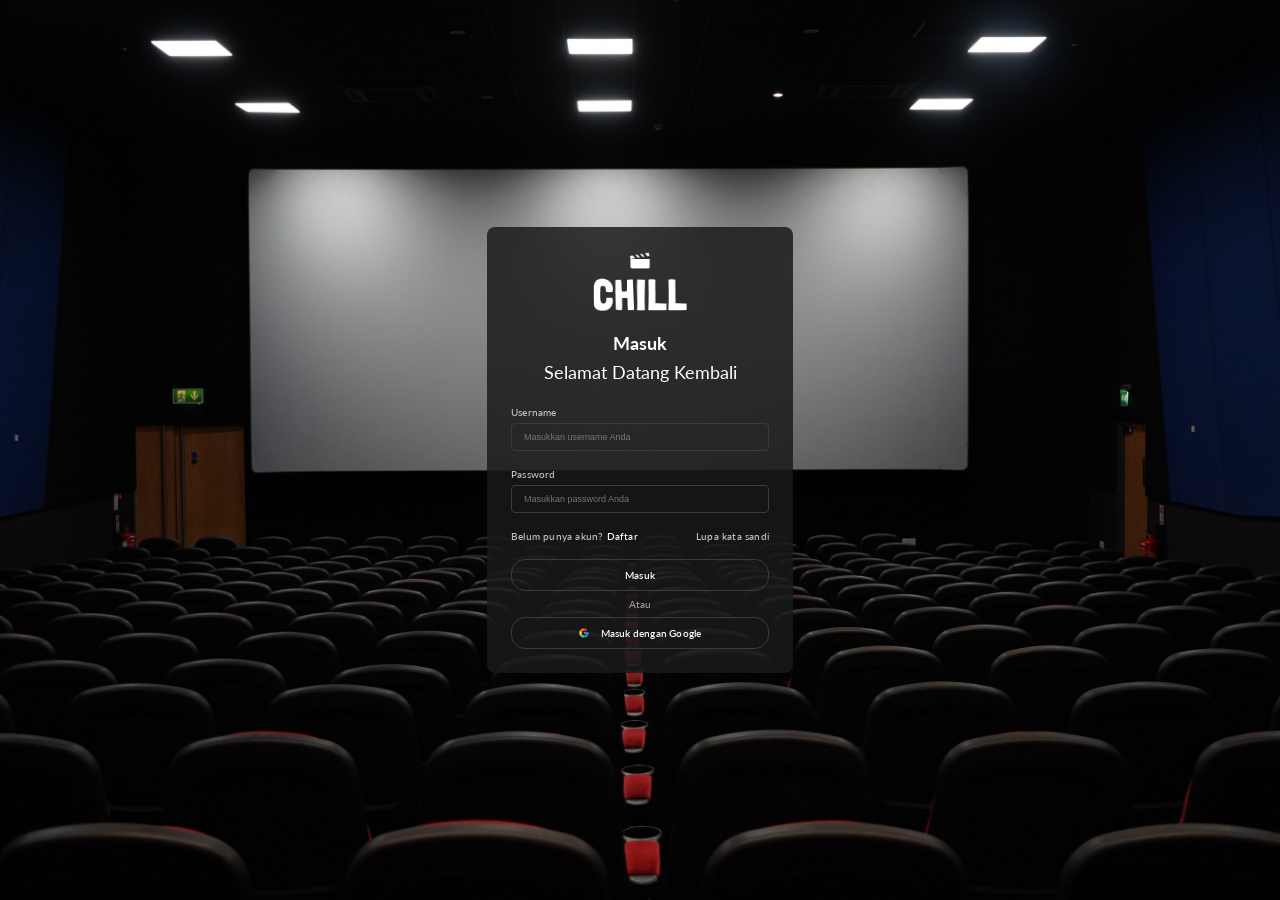
<file: index.html>
<!DOCTYPE html>
<html lang="en">
<head>
    <meta charset="UTF-8">
    <meta name="viewport" content="width=device-width, initial-scale=1.0">
    <title>Chill - Masuk</title>
    <link rel="shortcut icon" href="./assets/images/brand/logo-mini.png" type="image/x-icon">
    <link rel="stylesheet" href="./style/auth.css">
</head>
<body class="page-auth page-auth--login">
    <main class="auth-card">
        <header class="auth-card__header">
            <div class="brand">
                <img src="./assets/images/brand/logo-mini.png" alt="ChillFlix" class="brand__icon">
                <img src="./assets/images/brand/logo.png" alt="ChillFlix" class="brand__wordmark">
            </div>
            <div class="auth-card__title">
                <h1>Masuk</h1>
                <p>Selamat Datang Kembali</p>
            </div>
        </header>

        <form class="auth-form" onsubmit="location.href='./pages/beranda.html'; return false;">
            <div class="form-field">
                <label for="username">Username</label>
                <input type="text" name="username" id="username" placeholder="Masukkan username Anda" required>
            </div>
            <div class="form-field">
                <label for="password">Password</label>
                <input type="password" name="password" id="password" placeholder="Masukkan password Anda" required>
            </div>
            <div class="auth-form__links">
                <p class="text-muted">Belum punya akun? <a href="./pages/register.html" class="link">Daftar</a></p>
                <a href="#" class="link link--muted">Lupa kata sandi</a>
            </div>
            <div class="auth-form__actions">
                <button type="submit" class="btn btn--primary">Masuk</button>
                <span class="auth-form__divider">Atau</span>
                <button type="button" class="btn btn--outline">
                    <img src="./assets/images/ui/google.png" alt="Google" class="btn__icon">
                    Masuk dengan Google
                </button>
            </div>
        </form>
    </main>
</body>
</html>
</file>
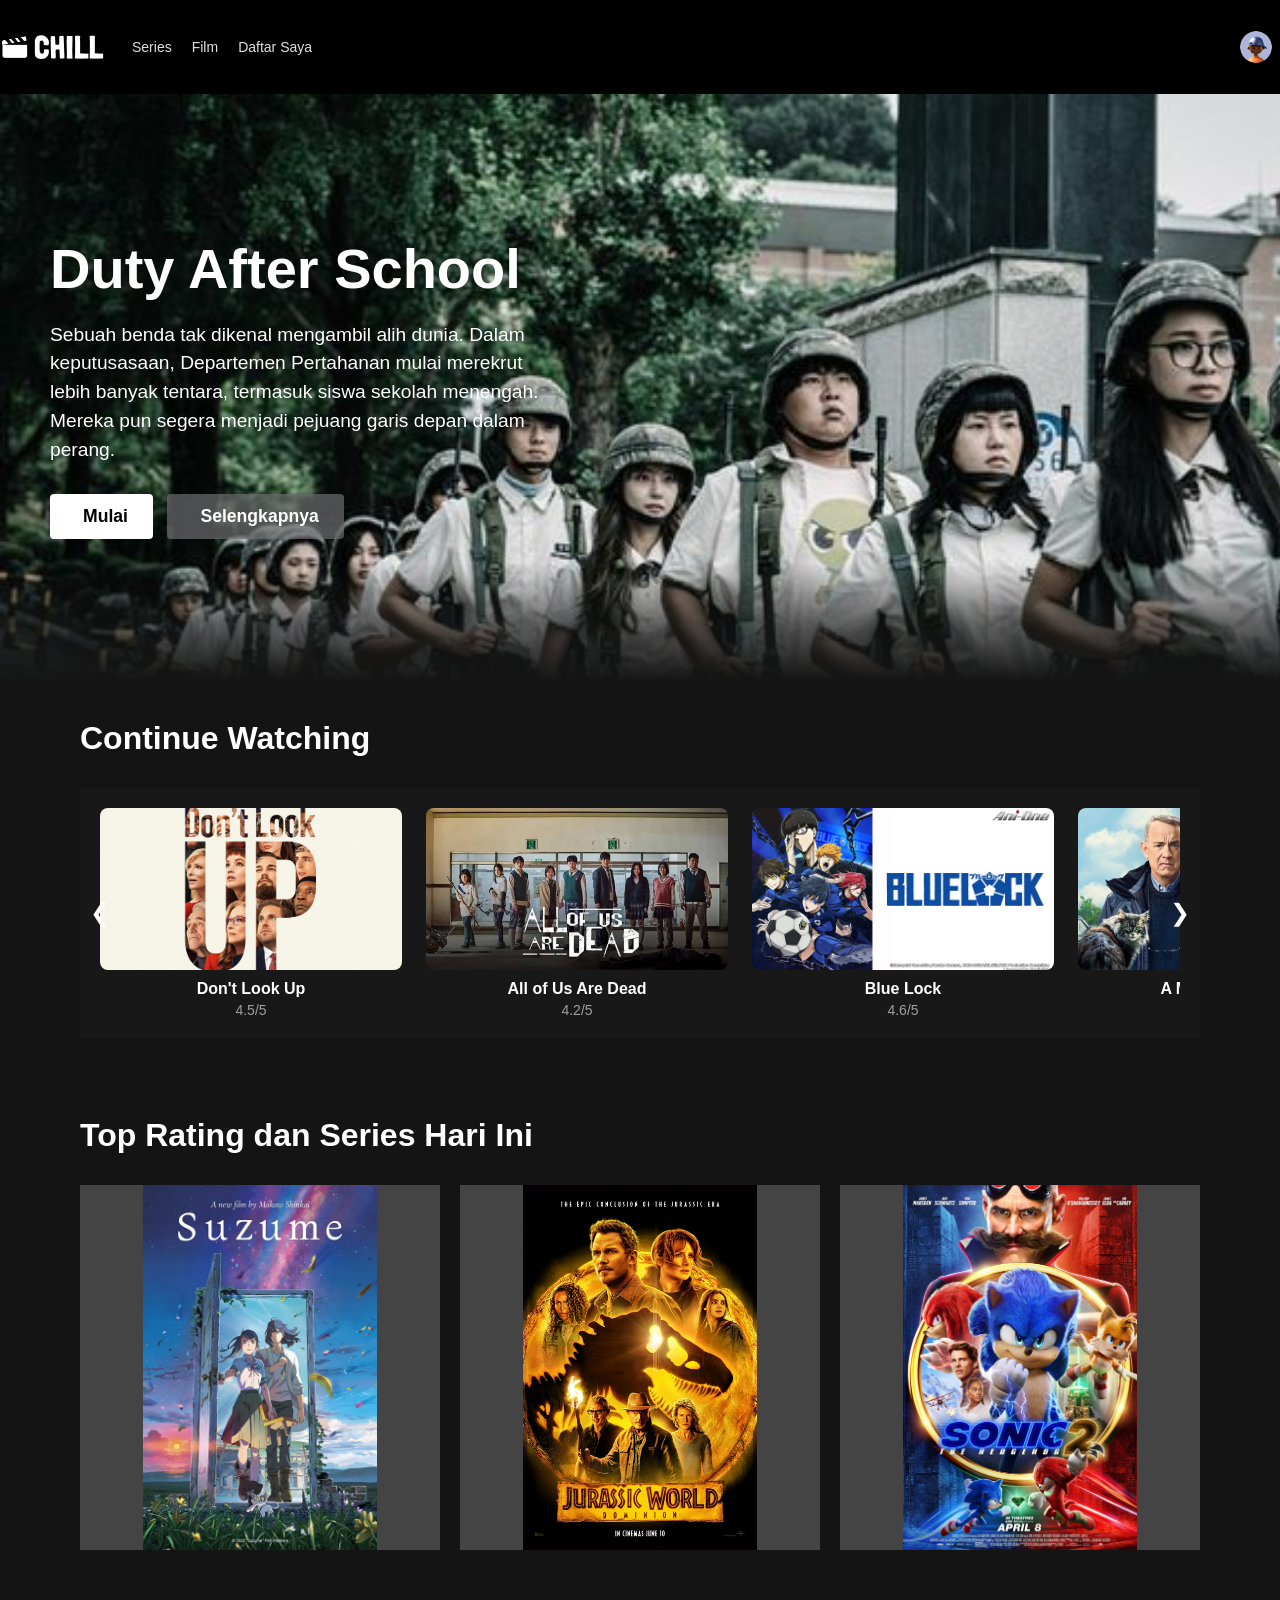
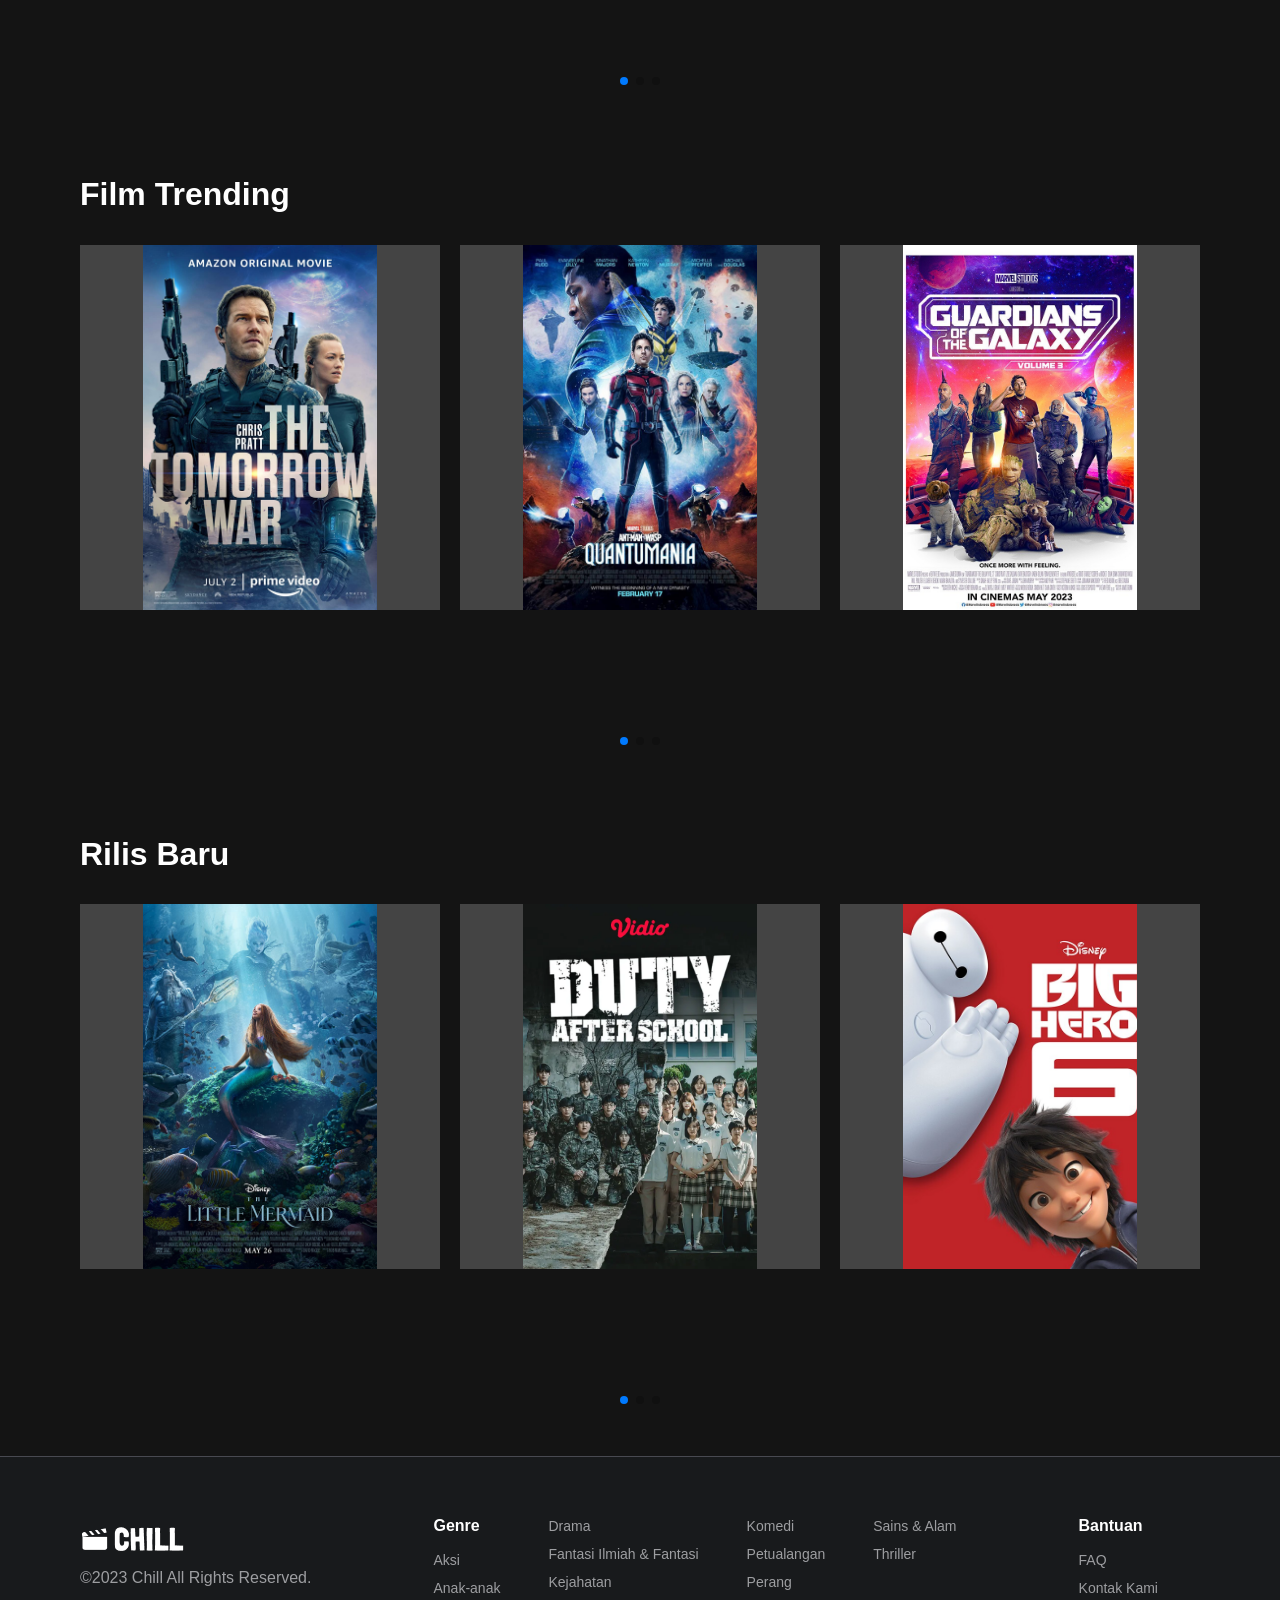
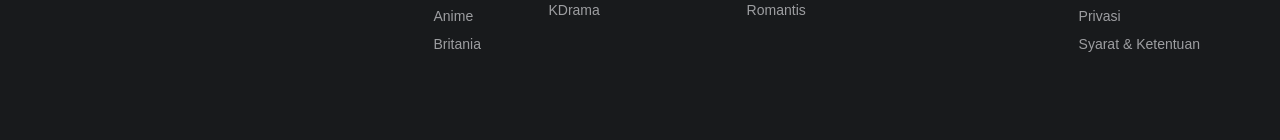
<file: pages/beranda.html>
<!DOCTYPE html>
<html lang="en">
<head>
    <meta charset="UTF-8">
    <meta name="viewport" content="width=device-width, initial-scale=1.0">
    <title>Beranda - ChillFlix</title>
    <link rel="shortcut icon" href="../assets/images/brand/logo-mini.png" type="image/x-icon">
    <link rel="stylesheet" href="../style/beranda.css">
</head>
<body class="page-home">
    <header class="site-header">
        <nav class="site-nav">
            <div class="site-nav__left">
                <a href="#" class="site-brand">
                    <img src="../assets/images/brand/logo-chill.png" alt="ChillFlix Logo" class="site-brand__logo">
                    <i class="fa-solid fa-clapperboard site-brand__icon" aria-hidden="true"></i>
                </a>
                <ul class="site-nav__links">
                    <li><a href="#">Series</a></li>
                    <li><a href="#">Film</a></li>
                    <li><a href="#">Daftar Saya</a></li>
                </ul>
            </div>
            <div class="site-nav__right">
                <div class="profile-menu">
                    <input type="checkbox" id="profile-toggle" class="profile-menu__toggle">
                    <label for="profile-toggle" class="profile-menu__label">
                        <img src="../assets/images/profiles/profile.png" alt="Profile" class="profile-menu__avatar">
                        <i class="fa-solid fa-caret-down profile-menu__caret" aria-hidden="true"></i>
                    </label>
                    <div class="profile-menu__dropdown">
                        <ul class="profile-menu__list">
                            <li><a href="#" class="profile-menu__link"><i class="fa-solid fa-user"></i> Profil Saya</a></li>
                            <li><a href="#" class="profile-menu__link"><i class="fa-solid fa-star"></i> Ubah Premium</a></li>
                            <li><a href="../index.html" class="profile-menu__link"><i class="fa-solid fa-arrow-right-from-bracket"></i> Keluar</a></li>
                        </ul>
                    </div>
                </div>
            </div>
        </nav>
    </header>

    <main class="page-content">
        <section class="hero">
            <div class="hero__content">
                <h1 class="hero__title">Duty After School</h1>
                <p class="hero__description">
                    Sebuah benda tak dikenal mengambil alih dunia. Dalam keputusasaan, Departemen Pertahanan mulai merekrut lebih banyak tentara, termasuk siswa sekolah menengah. Mereka pun segera menjadi pejuang garis depan dalam perang.
                </p>
                <div class="hero__actions">
                    <button class="btn btn--play"><i class="fas fa-play"></i> Mulai</button>
                    <button class="btn btn--info"><i class="fas fa-info-circle"></i>Selengkapnya</button>
                </div>
            </div>
            <div class="hero__fade"></div>
        </section>

        <section class="section section--continue" data-slider="continue">
            <div class="section__header">
                <h2 class="section__title">Continue Watching</h2>
            </div>
            <div class="slider">
                <button class="slider__nav slider__nav--left" data-slider-prev aria-label="Sebelumnya">&#10094;</button>
                <div class="slider__track" data-slider-track></div>
                <button class="slider__nav slider__nav--right" data-slider-next aria-label="Berikutnya">&#10095;</button>
            </div>
        </section>

        <section class="section">
            <div class="section__header">
                <h2 class="section__title">Top Rating dan Series Hari Ini</h2>
            </div>
            <div class="carousel swiper js-carousel">
                <div class="swiper-wrapper">
                    <div class="swiper-slide"><img src="../assets/images/ratings/rating-1-suzume.png" alt="Suzume"></div>
                    <div class="swiper-slide"><img src="../assets/images/ratings/rating-2.png" alt="Rating 2"></div>
                    <div class="swiper-slide"><img src="../assets/images/ratings/rating-3.png" alt="Rating 3"></div>
                    <div class="swiper-slide"><img src="../assets/images/ratings/rating-4.png" alt="Rating 4"></div>
                    <div class="swiper-slide"><img src="../assets/images/ratings/rating-5.png" alt="Rating 5"></div>
                </div>
                <div class="swiper-pagination"></div>
            </div>
        </section>

        <section class="section">
            <div class="section__header">
                <h2 class="section__title">Film Trending</h2>
            </div>
            <div class="carousel swiper js-carousel">
                <div class="swiper-wrapper">
                    <div class="swiper-slide"><img src="../assets/images/trending/trending-1.png" alt="Trending 1"></div>
                    <div class="swiper-slide"><img src="../assets/images/trending/trending-2.png" alt="Trending 2"></div>
                    <div class="swiper-slide"><img src="../assets/images/trending/trending-3.png" alt="Trending 3"></div>
                    <div class="swiper-slide"><img src="../assets/images/trending/trending-4.png" alt="Trending 4"></div>
                    <div class="swiper-slide"><img src="../assets/images/trending/trending-5.png" alt="Trending 5"></div>
                </div>
                <div class="swiper-pagination"></div>
            </div>
        </section>

        <section class="section">
            <div class="section__header">
                <h2 class="section__title">Rilis Baru</h2>
            </div>
            <div class="carousel swiper js-carousel">
                <div class="swiper-wrapper">
                    <div class="swiper-slide"><img src="../assets/images/new-releases/new-1.png" alt="Rilis 1"></div>
                    <div class="swiper-slide"><img src="../assets/images/new-releases/new-2.png" alt="Rilis 2"></div>
                    <div class="swiper-slide"><img src="../assets/images/new-releases/new-3.png" alt="Rilis 3"></div>
                    <div class="swiper-slide"><img src="../assets/images/new-releases/new-4.png" alt="Rilis 4"></div>
                    <div class="swiper-slide"><img src="../assets/images/new-releases/new-5.png" alt="Rilis 5"></div>
                </div>
                <div class="swiper-pagination"></div>
            </div>
        </section>
    </main>

    <footer class="site-footer">
        <div class="site-footer__container">
            <div class="site-footer__brand">
                <div class="site-footer__logo"><img src="../assets/images/brand/logo-chill.png" alt="ChillFlix"></div>
                <p class="site-footer__copyright">©2023 Chill All Rights Reserved.</p>
            </div>

            <div class="site-footer__links">
                <div class="site-footer__column">
                    <h4>Genre</h4>
                    <ul>
                        <li><a href="#">Aksi</a></li>
                        <li><a href="#">Anak-anak</a></li>
                        <li><a href="#">Anime</a></li>
                        <li><a href="#">Britania</a></li>
                    </ul>
                </div>
                <div class="site-footer__column">
                    <ul>
                        <li><a href="#">Drama</a></li>
                        <li><a href="#">Fantasi Ilmiah & Fantasi</a></li>
                        <li><a href="#">Kejahatan</a></li>
                        <li><a href="#">KDrama</a></li>
                    </ul>
                </div>
                <div class="site-footer__column">
                    <ul>
                        <li><a href="#">Komedi</a></li>
                        <li><a href="#">Petualangan</a></li>
                        <li><a href="#">Perang</a></li>
                        <li><a href="#">Romantis</a></li>
                    </ul>
                </div>
                <div class="site-footer__column">
                    <ul>
                        <li><a href="#">Sains & Alam</a></li>
                        <li><a href="#">Thriller</a></li>
                    </ul>
                </div>
            </div>

            <div class="site-footer__help">
                <h4>Bantuan</h4>
                <ul>
                    <li><a href="#">FAQ</a></li>
                    <li><a href="#">Kontak Kami</a></li>
                    <li><a href="#">Privasi</a></li>
                    <li><a href="#">Syarat & Ketentuan</a></li>
                </ul>
            </div>
        </div>
    </footer>

    <script src="https://cdn.jsdelivr.net/npm/swiper@11/swiper-bundle.min.js"></script>
    <script src="../pages/slider-film.js" defer></script>
    <script src="../pages/home.js" defer></script>
</body>
</html>
</file>
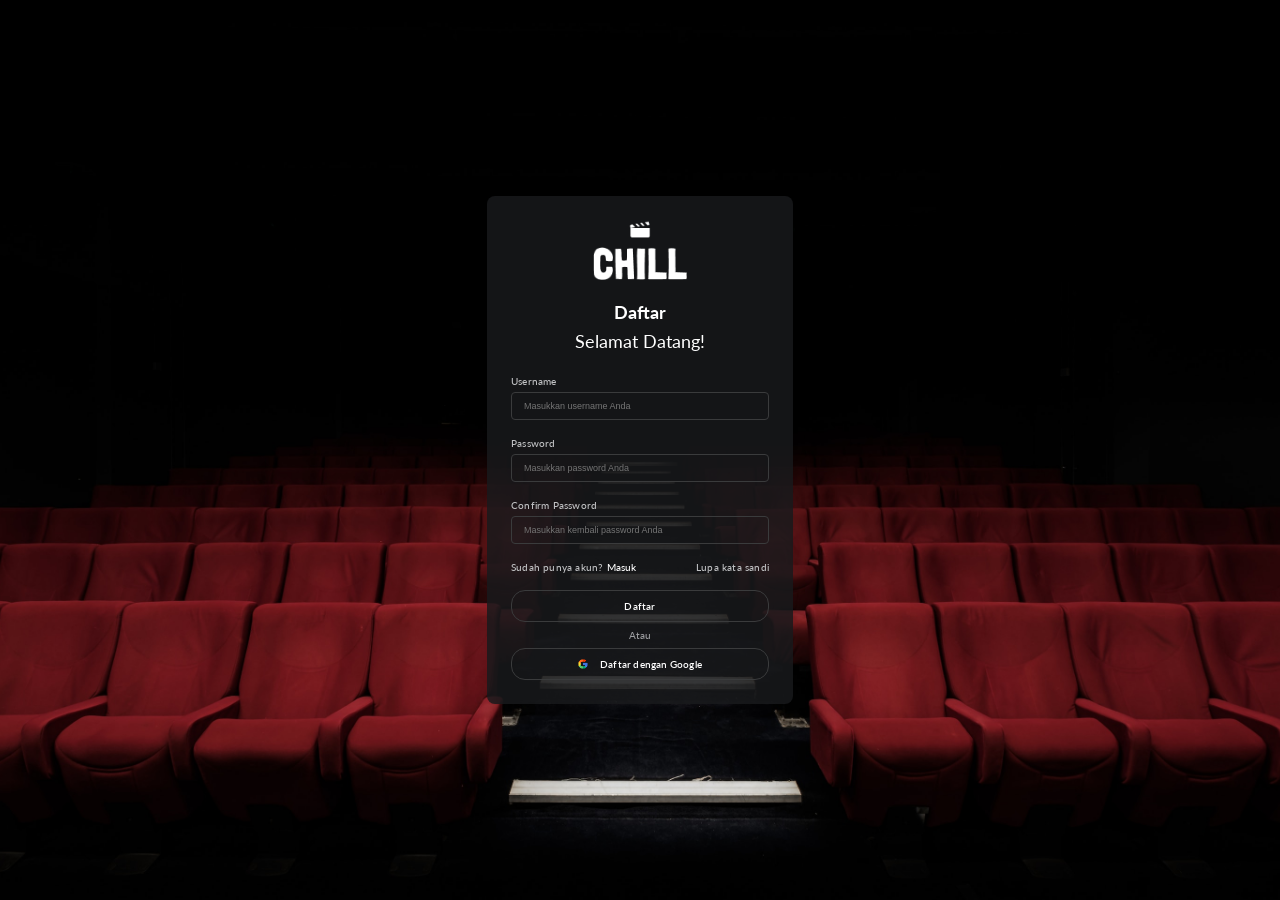
<file: pages/register.html>
<!DOCTYPE html>
<html lang="en">
<head>
    <meta charset="UTF-8">
    <meta name="viewport" content="width=device-width, initial-scale=1.0">
    <title>Daftar - ChillFlix</title>
    <link rel="shortcut icon" href="../assets/images/brand/logo-mini.png" type="image/x-icon">
    <link rel="stylesheet" href="../style/auth.css">
</head>
<body class="page-auth page-auth--register">
    <main class="auth-card">
        <header class="auth-card__header">
            <div class="brand">
                <img src="../assets/images/brand/logo-mini.png" alt="ChillFlix" class="brand__icon">
                <img src="../assets/images/brand/logo.png" alt="ChillFlix" class="brand__wordmark">
            </div>
            <div class="auth-card__title">
                <h1>Daftar</h1>
                <p>Selamat Datang!</p>
            </div>
        </header>

        <form class="auth-form" onsubmit="location.href='../index.html'; return false;">
            <div class="form-field">
                <label for="username">Username</label>
                <input type="text" name="username" id="username" placeholder="Masukkan username Anda" required>
            </div>
            <div class="form-field">
                <label for="password">Password</label>
                <input type="password" name="password" id="password" placeholder="Masukkan password Anda" required>
            </div>
            <div class="form-field">
                <label for="confirm-password">Confirm Password</label>
                <input type="password" id="confirm-password" name="confirm-password" placeholder="Masukkan kembali password Anda" required>
            </div>
            <div class="auth-form__links">
                <p class="text-muted">Sudah punya akun? <a href="../index.html" class="link">Masuk</a></p>
                <a href="#" class="link link--muted">Lupa kata sandi</a>
            </div>
            <div class="auth-form__actions">
                <button type="submit" class="btn btn--primary">Daftar</button>
                <span class="auth-form__divider">Atau</span>
                <button type="button" class="btn btn--outline">
                    <img src="../assets/images/ui/google.png" alt="Google" class="btn__icon">
                    Daftar dengan Google
                </button>
            </div>
        </form>
    </main>
</body>
</html>
</file>
<file: style/auth.css>
@import url('./base.css');
@import url('./pages/auth.css');
</file>
<file: style/beranda.css>
@import url('https://cdn.jsdelivr.net/npm/swiper@11/swiper-bundle.min.css');
@import url('./base.css');
@import url('./components/navbar.css');
@import url('./components/hero.css');
@import url('./components/section.css');
@import url('./components/slider.css');
@import url('./components/carousel.css');
@import url('./components/footer.css');
@import url('./pages/home.css');
</file>
